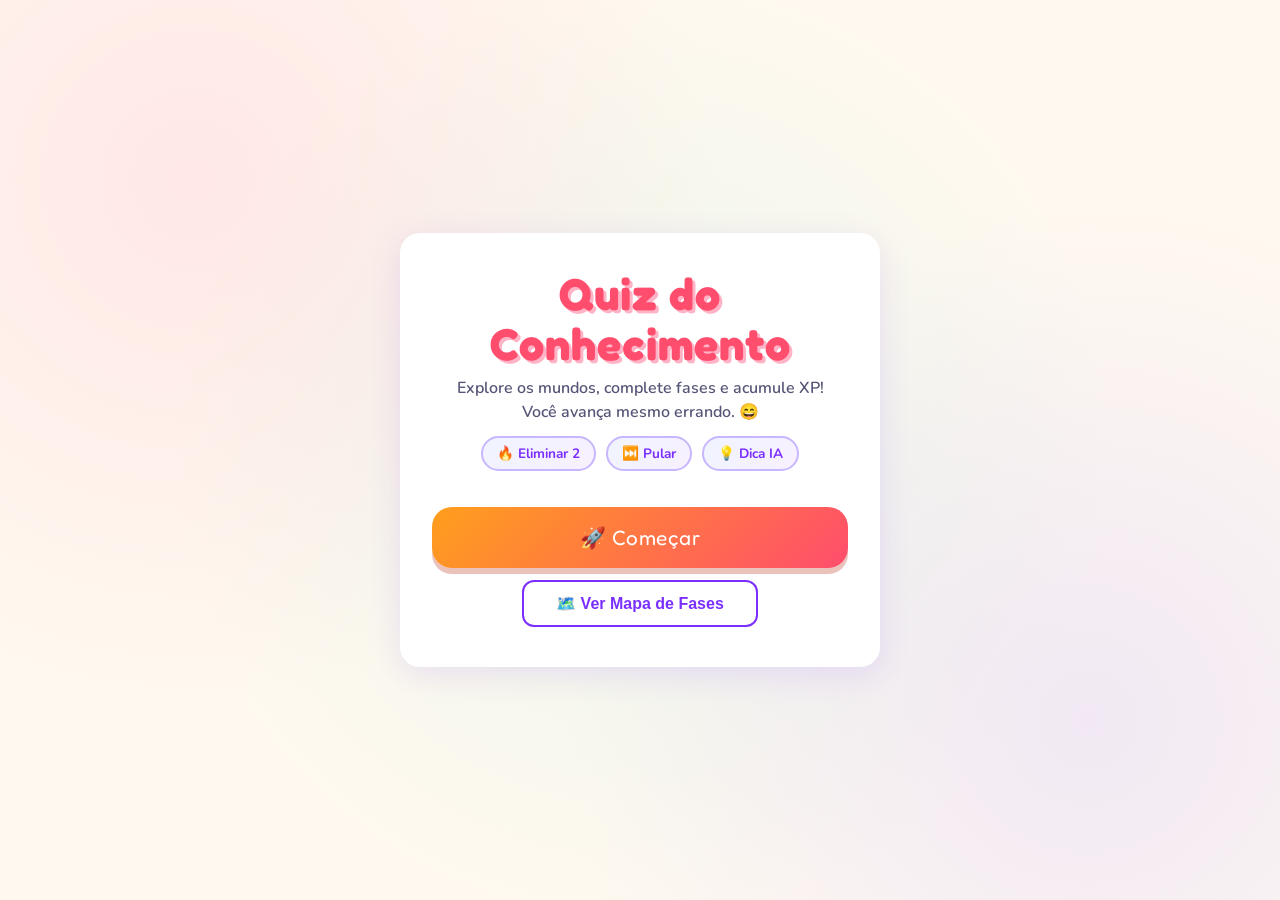
<file: index.html>
<!DOCTYPE html>
<html lang="pt-BR">
<head>
<meta charset="UTF-8">
<meta name="viewport" content="width=device-width, initial-scale=1.0">
<title>Quiz do Conhecimento</title>
<link rel="stylesheet" href="style.css">
</head>

<body>
<div class="container">

  <!-- ══════════════════════════════ -->
  <!-- TELA INICIAL                  -->
  <!-- ══════════════════════════════ -->
  <div id="startScreen">
    <h1>Quiz do Conhecimento</h1>
    <p class="start-description">
      Explore os mundos, complete fases e acumule XP!<br>
      Você avança mesmo errando. 😄
    </p>

    <div class="ajudas-preview">
      <span class="ajuda-chip">🔥 Eliminar 2</span>
      <span class="ajuda-chip">⏭️ Pular</span>
      <span class="ajuda-chip">💡 Dica IA</span>
    </div>

    <div class="start-buttons">
      <button class="main-btn" onclick="startGame()">🚀 Começar</button>
      <button class="map-btn" onclick="window.location.href='mapa.html'">🗺️ Ver Mapa de Fases</button>
    </div>
  </div>

  <!-- ══════════════════════════════ -->
  <!-- TELA DO JOGO                  -->
  <!-- ══════════════════════════════ -->
  <div id="gameScreen" style="display:none">

    <!-- Badge da fase atual -->
    <div id="faseBadge" class="fase-badge" style="display:none"></div>

    <!-- XP atual -->
    <div id="score">⭐ XP: 0</div>

    <!-- Placar acertos/erros -->
    <div class="scoreboard">
      <div class="score-card acertos" id="cardAcertos">
        <span class="icon">✅</span>
        <div class="score-card-inner">
          <span class="label">Acertos</span>
          <span class="count" id="countAcertos">0</span>
        </div>
      </div>
      <div class="score-card erros" id="cardErros">
        <span class="icon">❌</span>
        <div class="score-card-inner">
          <span class="label">Erros</span>
          <span class="count" id="countErros">0</span>
        </div>
      </div>
    </div>

    <!-- Barra de progresso -->
    <div class="progress-wrapper">
      <div class="progress-header">
        <span id="progress">Pergunta 1 de 5</span>
        <span id="progressPct" style="font-size:0.85rem;font-weight:700;color:var(--cor-roxo)">0%</span>
      </div>
      <div class="progress-bar-track">
        <div class="progress-bar-fill" id="progressBar"></div>
      </div>
    </div>

    <!-- XP disponível nesta pergunta -->
    <div class="xp-disponivel">Esta pergunta vale: <strong id="xpPergunta">+50 XP</strong></div>

    <!-- Pergunta -->
    <h2 id="question"></h2>

    <!-- Respostas -->
    <div id="answers"></div>

    <!-- Caixa da dica -->
    <div id="dicaBox"></div>

    <!-- Ajudas -->
    <div class="ajudas-section">
      <div class="ajudas-label">⚡ Ajudas — 1 uso cada</div>
      <div class="ajudas-row">
        <button class="ajuda-btn" id="ajuda-eliminar" onclick="usarEliminar()" title="Elimina 2 respostas erradas">
          <span class="ajuda-icon">🔥</span>
          <span class="ajuda-nome">Eliminar 2</span>
        </button>
        <button class="ajuda-btn" id="ajuda-pular" onclick="usarPular()" title="Pula sem contar erro">
          <span class="ajuda-icon">⏭️</span>
          <span class="ajuda-nome">Pular</span>
        </button>
        <button class="ajuda-btn" id="ajuda-dica" onclick="usarDica()" title="Gera uma dica">
          <span class="ajuda-icon">💡</span>
          <span class="ajuda-nome">Dica IA</span>
        </button>
      </div>
    </div>

    <!-- Botão próxima -->
    <button id="nextBtn" onclick="nextQuestion()">Próxima ➜</button>

  </div>

  <!-- ══════════════════════════════ -->
  <!-- TELA FINAL                    -->
  <!-- ══════════════════════════════ -->
  <div id="endScreen" style="display:none">

    <h1 id="finalMessage"></h1>

    <!-- Estrelas da fase -->
    <div id="finalEstrelas" style="display:flex;justify-content:center;gap:0.5rem;margin:0.5rem 0 1rem;"></div>

    <div class="result-summary">
      <div class="result-card acertos">
        <span class="r-icon">✅</span>
        <span class="r-count" id="finalAcertos">0</span>
        <span class="r-label">Acertos</span>
      </div>
      <div class="result-card erros">
        <span class="r-icon">❌</span>
        <span class="r-count" id="finalErros">0</span>
        <span class="r-label">Erros</span>
      </div>
      <div class="result-card ajudas">
        <span class="r-icon">🃏</span>
        <span class="r-count" id="finalAjudas">0</span>
        <span class="r-label">Ajudas</span>
      </div>
    </div>

    <p id="finalXP" style="font-size:1.6rem;font-weight:800;margin:0.5rem 0;"></p>
    <p id="finalNivel" style="font-size:1.1rem;font-weight:600;margin:0.25rem 0;"></p>
    <p class="performance-msg" id="performanceMsg"></p>

    <div class="end-buttons">
      <button class="main-btn" onclick="restartGame()">🔄 Jogar novamente</button>
      <button class="map-btn" id="btnVoltarMapa" onclick="voltarMapa()" style="display:none">🗺️ Voltar ao Mapa</button>
    </div>

  </div>

</div>

<script src="script.js"></script>
</body>
</html>
</file>
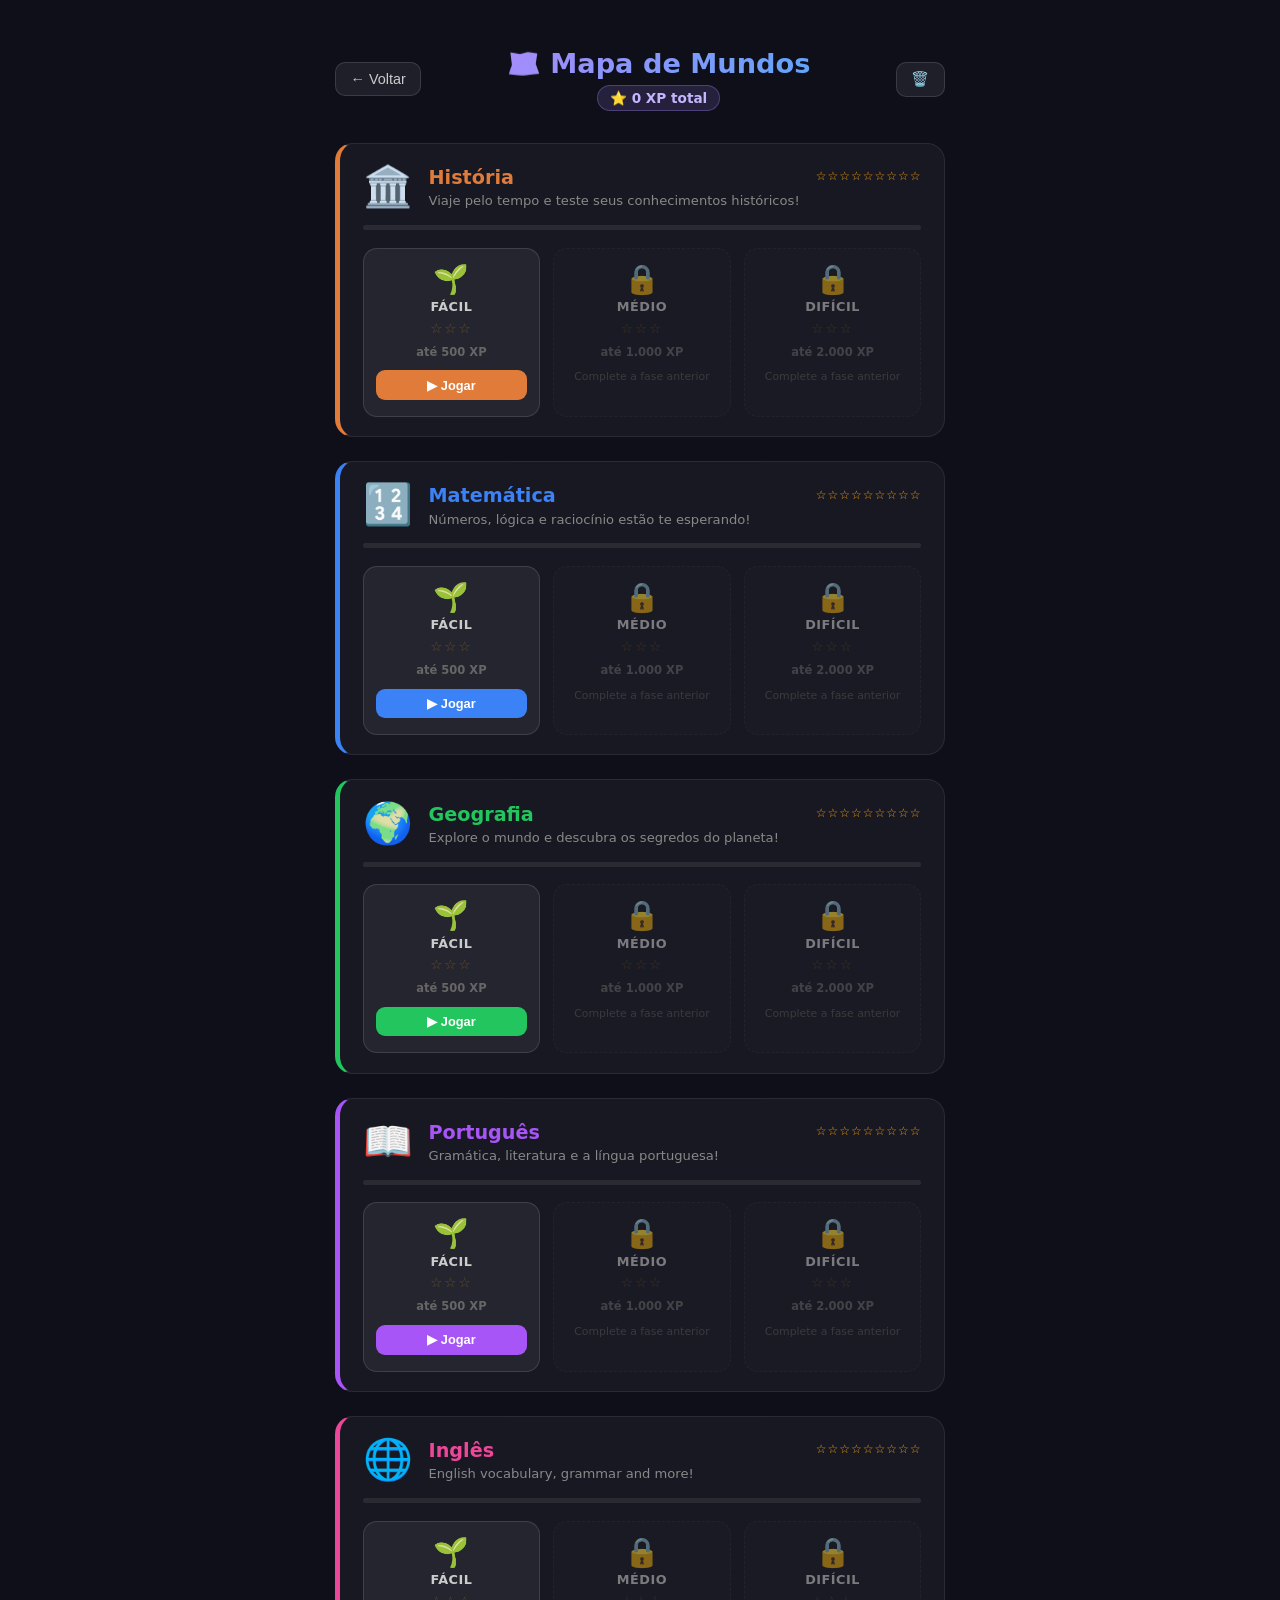
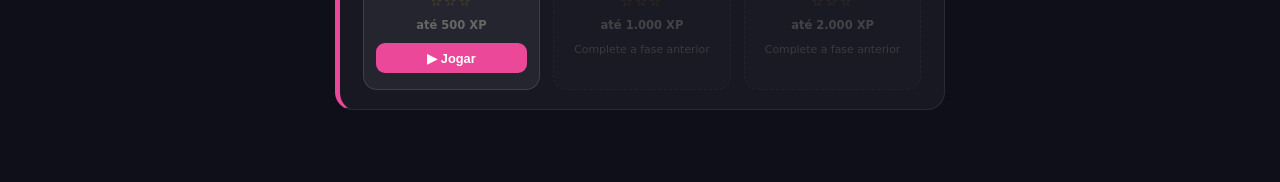
<file: mapa.html>
<!DOCTYPE html>
<html lang="pt-BR">
<head>
<meta charset="UTF-8">
<meta name="viewport" content="width=device-width, initial-scale=1.0">
<title>Quiz — Mapa de Fases</title>
<link rel="stylesheet" href="style.css">
<link rel="stylesheet" href="mapa.css">
</head>
<body>
<div class="mapa-container">

  <!-- Header -->
  <div class="mapa-header">
    <button class="btn-voltar" onclick="window.location.href='index.html'">← Voltar</button>
    <div class="mapa-header-center">
      <h1 class="mapa-titulo">🗺️ Mapa de Mundos</h1>
      <div class="xp-total-badge">⭐ <span id="xpTotalGlobal">0</span> XP total</div>
    </div>
    <button class="btn-reset" onclick="resetProgress()" title="Resetar progresso">🗑️</button>
  </div>

  <!-- Mundos -->
  <div id="mundosContainer" class="mundos-container"></div>

</div>

<script src="mapa.js"></script>
</body>
</html>
</file>
<file: style.css>
/* ===== GOOGLE FONTS ===== */
@import url('https://fonts.googleapis.com/css2?family=Fredoka+One&family=Nunito:wght@400;600;700;800&display=swap');

/* ===== VARIÁVEIS ===== */
:root {
  --cor-fundo: #fff9f0;
  --cor-primaria: #ff4d6d;
  --cor-secundaria: #ff9f1c;
  --cor-terciaria: #2ec4b6;
  --cor-roxo: #7b2fff;
  --cor-verde: #06d6a0;
  --cor-texto: #1a1a2e;
  --cor-texto-claro: #555577;
  --sombra: 0 6px 0px rgba(0,0,0,0.15);
  --raio: 20px;
}

*, *::before, *::after { box-sizing: border-box; margin: 0; padding: 0; }

body {
  font-family: 'Nunito', sans-serif;
  background-color: var(--cor-fundo);
  background-image:
    radial-gradient(circle at 15% 20%, #ffb3c640 0%, transparent 40%),
    radial-gradient(circle at 85% 80%, #c8b6ff40 0%, transparent 40%),
    radial-gradient(circle at 50% 50%, #b5ead740 0%, transparent 60%);
  min-height: 100vh;
  display: flex;
  justify-content: center;
  align-items: flex-start;
  padding: 16px;
}

.container {
  background: #ffffff;
  border-radius: var(--raio);
  width: 100%;
  max-width: 480px;
  padding: 24px 20px 32px;
  box-shadow: 0 8px 32px rgba(123, 47, 255, 0.12);
  text-align: center;
  margin: auto;
}

/* ===== TELA INICIAL ===== */
#startScreen h1 {
  font-family: 'Fredoka One', cursive;
  font-size: clamp(2rem, 10vw, 2.8rem);
  color: var(--cor-primaria);
  line-height: 1.1;
  margin-bottom: 8px;
  text-shadow: 3px 3px 0px #ffb3c6;
  letter-spacing: 1px;
}

.start-description {
  color: var(--cor-texto-claro);
  font-size: 1rem;
  font-weight: 600;
  margin-bottom: 12px;
  line-height: 1.5;
}

/* Preview das ajudas na tela inicial */
.ajudas-preview {
  display: flex;
  justify-content: center;
  gap: 10px;
  margin-bottom: 24px;
  flex-wrap: wrap;
}

.ajuda-chip {
  background: linear-gradient(135deg, #f0f4ff, #f8f0ff);
  border: 2px solid #c8b6ff;
  border-radius: 50px;
  padding: 6px 14px;
  font-size: 0.85rem;
  font-weight: 700;
  color: var(--cor-roxo);
  display: flex;
  align-items: center;
  gap: 5px;
}

/* ===== BARRA DE PROGRESSO ===== */
.progress-wrapper { margin-bottom: 16px; }

.progress-header {
  display: flex;
  justify-content: space-between;
  align-items: center;
  margin-bottom: 8px;
}

#progress {
  font-size: 0.85rem;
  font-weight: 700;
  color: var(--cor-texto-claro);
  text-transform: uppercase;
  letter-spacing: 1px;
}

.progress-bar-track {
  width: 100%;
  height: 12px;
  background: #f0e8ff;
  border-radius: 50px;
  overflow: hidden;
  box-shadow: inset 0 2px 4px rgba(0,0,0,0.08);
}

.progress-bar-fill {
  height: 100%;
  width: 0%;
  border-radius: 50px;
  background: linear-gradient(90deg, var(--cor-roxo), var(--cor-primaria));
  transition: width 0.6s cubic-bezier(0.4, 0, 0.2, 1);
  position: relative;
  overflow: hidden;
}

.progress-bar-fill::after {
  content: '';
  position: absolute;
  top: 0; left: -100%;
  width: 100%; height: 100%;
  background: linear-gradient(90deg, transparent, rgba(255,255,255,0.4), transparent);
  animation: shimmer 1.5s infinite;
}

@keyframes shimmer {
  0% { left: -100%; }
  100% { left: 100%; }
}

/* ===== PLACAR ===== */
.scoreboard {
  display: flex;
  gap: 10px;
  margin-bottom: 16px;
  justify-content: center;
}

.score-card {
  flex: 1;
  padding: 10px 12px;
  border-radius: 14px;
  display: flex;
  align-items: center;
  justify-content: center;
  gap: 8px;
  font-family: 'Fredoka One', cursive;
  font-size: 1.1rem;
  transition: transform 0.2s ease;
}

.score-card.acertos { background: linear-gradient(135deg, #d4fce8, #b8f5d6); border: 2px solid #06d6a090; color: #065f46; }
.score-card.erros   { background: linear-gradient(135deg, #ffe4e4, #ffc8c8); border: 2px solid #ff4d6d90; color: #9b1c1c; }

.score-card .icon  { font-size: 1.2rem; }
.score-card .label { font-size: 0.7rem; font-family: 'Nunito', sans-serif; font-weight: 800; text-transform: uppercase; letter-spacing: 0.5px; opacity: 0.8; }
.score-card .count { font-size: 1.4rem; line-height: 1; }
.score-card-inner  { display: flex; flex-direction: column; align-items: flex-start; }

.score-card.bump { animation: bump 0.3s ease; }

@keyframes bump {
  0%   { transform: scale(1); }
  50%  { transform: scale(1.12); }
  100% { transform: scale(1); }
}

/* ===== PONTOS ===== */
#score {
  font-family: 'Fredoka One', cursive;
  font-size: 1.2rem;
  color: #fff;
  background: linear-gradient(135deg, var(--cor-roxo), var(--cor-primaria));
  padding: 8px 20px;
  border-radius: 50px;
  display: inline-block;
  margin-bottom: 14px;
  box-shadow: var(--sombra);
  letter-spacing: 0.5px;
}

/* ===== PERGUNTA ===== */
#question {
  font-family: 'Fredoka One', cursive;
  font-size: clamp(1.15rem, 5vw, 1.45rem);
  color: var(--cor-texto);
  background: linear-gradient(135deg, #fff9f0, #fff0fa);
  border: 3px solid #ffd6e7;
  border-radius: var(--raio);
  padding: 20px 18px;
  margin-bottom: 18px;
  line-height: 1.4;
  min-height: 90px;
  display: flex;
  align-items: center;
  justify-content: center;
  transition: border-color 0.3s, background 0.3s;
}

#question.correct-q { border-color: var(--cor-verde); background: linear-gradient(135deg, #f0fff8, #e0fff4); }
#question.wrong-q   { border-color: var(--cor-primaria); background: linear-gradient(135deg, #fff5f5, #ffe8e8); }
#question.pulada-q  { border-color: var(--cor-secundaria); background: linear-gradient(135deg, #fffbf0, #fff3e0); }

/* ===== RESPOSTAS ===== */
#answers { display: flex; flex-direction: column; gap: 10px; }

#answers button {
  width: 100%;
  padding: 15px 20px;
  border: 3px solid #c8b6ff;
  border-radius: var(--raio);
  background: linear-gradient(135deg, #f0f4ff, #f8f0ff);
  font-family: 'Nunito', sans-serif;
  font-size: clamp(0.95rem, 4vw, 1.05rem);
  font-weight: 800;
  color: var(--cor-roxo);
  cursor: pointer;
  text-align: left;
  box-shadow: 0 4px 0px #c8b6ff;
  transition: transform 0.15s ease, box-shadow 0.15s ease, background 0.15s ease, opacity 0.3s ease;
  line-height: 1.3;
  min-height: 54px;
  -webkit-tap-highlight-color: transparent;
}

#answers button:hover:not(:disabled) { transform: translateY(-2px); box-shadow: 0 6px 0px #c8b6ff; background: linear-gradient(135deg, #e8edff, #f0e6ff); }
#answers button:active:not(:disabled) { transform: translateY(2px); box-shadow: 0 2px 0px #c8b6ff; }
#answers button:disabled { cursor: default; }

.correct { background: linear-gradient(135deg, #d4fce8, #b8f5d6) !important; border-color: var(--cor-verde) !important; color: #065f46 !important; box-shadow: 0 4px 0px #06d6a090 !important; }
.wrong   { background: linear-gradient(135deg, #ffe4e4, #ffc8c8) !important; border-color: var(--cor-primaria) !important; color: #9b1c1c !important; box-shadow: 0 4px 0px #ff4d6d90 !important; }

/* Botão eliminado pela ajuda */
.eliminada {
  opacity: 0.28 !important;
  text-decoration: line-through !important;
  transform: none !important;
  box-shadow: none !important;
  background: #f5f5f5 !important;
  border-color: #ddd !important;
  color: #aaa !important;
  cursor: not-allowed !important;
}

/* ===== CAIXA DE DICA ===== */
#dicaBox {
  display: none;
  background: linear-gradient(135deg, #fffde7, #fff9c4);
  border: 2px solid #fdd835;
  border-radius: 14px;
  padding: 12px 16px;
  margin-top: 12px;
  font-size: 0.95rem;
  font-weight: 700;
  color: #5f4000;
  text-align: left;
  line-height: 1.5;
  animation: fadeSlideIn 0.3s ease;
}

@keyframes fadeSlideIn {
  from { opacity: 0; transform: translateY(-8px); }
  to   { opacity: 1; transform: translateY(0); }
}

/* ===== SEÇÃO DE AJUDAS ===== */
.ajudas-section {
  margin-bottom: 14px;
}

.ajudas-label {
  font-size: 0.75rem;
  font-weight: 800;
  text-transform: uppercase;
  letter-spacing: 1px;
  color: var(--cor-texto-claro);
  margin-bottom: 8px;
}

.ajudas-row {
  display: flex;
  gap: 8px;
  justify-content: center;
}

.ajuda-btn {
  flex: 1;
  padding: 10px 8px;
  border: none;
  border-radius: 14px;
  font-family: 'Nunito', sans-serif;
  font-size: 0.8rem;
  font-weight: 800;
  cursor: pointer;
  display: flex;
  flex-direction: column;
  align-items: center;
  gap: 3px;
  transition: transform 0.15s ease, box-shadow 0.15s ease, opacity 0.3s ease;
  -webkit-tap-highlight-color: transparent;
  line-height: 1.2;
}

.ajuda-btn .ajuda-icon { font-size: 1.3rem; }
.ajuda-btn .ajuda-nome { font-size: 0.72rem; }

/* Cores individuais */
#ajuda-eliminar {
  background: linear-gradient(135deg, #ffecd2, #fcb69f);
  color: #7f2600;
  box-shadow: 0 4px 0px #e07040;
}
#ajuda-eliminar:hover:not(:disabled) { transform: translateY(-2px); box-shadow: 0 6px 0px #e07040; }

#ajuda-pular {
  background: linear-gradient(135deg, #d4f8ff, #a8edff);
  color: #003f5c;
  box-shadow: 0 4px 0px #40b4d0;
}
#ajuda-pular:hover:not(:disabled) { transform: translateY(-2px); box-shadow: 0 6px 0px #40b4d0; }

#ajuda-dica {
  background: linear-gradient(135deg, #fffde7, #fff176);
  color: #5f4000;
  box-shadow: 0 4px 0px #d4a000;
}
#ajuda-dica:hover:not(:disabled) { transform: translateY(-2px); box-shadow: 0 6px 0px #d4a000; }

/* Estado: ajuda usada */
.ajuda-usada {
  opacity: 0.32 !important;
  cursor: not-allowed !important;
  transform: none !important;
  box-shadow: none !important;
  filter: grayscale(60%);
}

/* ===== BOTÃO PRÓXIMA ===== */
#nextBtn {
  display: none;
  width: 100%;
  padding: 16px;
  margin-top: 14px;
  border: none;
  border-radius: var(--raio);
  background: linear-gradient(135deg, var(--cor-secundaria), var(--cor-primaria));
  font-family: 'Fredoka One', cursive;
  font-size: clamp(1.1rem, 5vw, 1.25rem);
  color: #fff;
  cursor: pointer;
  box-shadow: 0 6px 0px #c0392b50;
  transition: transform 0.15s ease, box-shadow 0.15s ease;
  letter-spacing: 0.5px;
  -webkit-tap-highlight-color: transparent;
}

#nextBtn:hover  { transform: translateY(-3px); box-shadow: 0 9px 0px #c0392b50; }
#nextBtn:active { transform: translateY(3px);  box-shadow: 0 3px 0px #c0392b50; }

/* ===== BOTÃO PRINCIPAL ===== */
.main-btn {
  width: 100%;
  padding: 18px;
  margin: 12px 0 0;
  border: none;
  border-radius: var(--raio);
  background: linear-gradient(135deg, var(--cor-secundaria), var(--cor-primaria));
  font-family: 'Fredoka One', cursive;
  font-size: clamp(1.1rem, 5vw, 1.3rem);
  color: #fff;
  cursor: pointer;
  box-shadow: 0 6px 0px #c0392b50;
  transition: transform 0.15s ease, box-shadow 0.15s ease;
  letter-spacing: 0.5px;
  -webkit-tap-highlight-color: transparent;
}

.main-btn:hover  { transform: translateY(-3px); box-shadow: 0 9px 0px #c0392b50; }
.main-btn:active { transform: translateY(3px);  box-shadow: 0 3px 0px #c0392b50; }

/* ===== TELA FINAL ===== */
#endScreen h1 {
  font-family: 'Fredoka One', cursive;
  font-size: clamp(1.8rem, 8vw, 2.4rem);
  color: var(--cor-roxo);
  margin-bottom: 12px;
  text-shadow: 2px 2px 0px #c8b6ff;
}

.result-summary {
  display: flex;
  gap: 10px;
  margin: 16px 0 10px;
  justify-content: center;
}

.result-card {
  flex: 1;
  padding: 14px 10px;
  border-radius: 16px;
  display: flex;
  flex-direction: column;
  align-items: center;
  gap: 4px;
}

.result-card.acertos { background: linear-gradient(135deg, #d4fce8, #b8f5d6); border: 2px solid #06d6a090; color: #065f46; }
.result-card.erros   { background: linear-gradient(135deg, #ffe4e4, #ffc8c8); border: 2px solid #ff4d6d90; color: #9b1c1c; }
.result-card.ajudas  { background: linear-gradient(135deg, #f0f4ff, #f8f0ff); border: 2px solid #c8b6ff; color: var(--cor-roxo); }

.result-card .r-icon  { font-size: 1.6rem; }
.result-card .r-count { font-family: 'Fredoka One', cursive; font-size: 1.8rem; line-height: 1; }
.result-card .r-label { font-size: 0.72rem; font-weight: 800; text-transform: uppercase; letter-spacing: 0.5px; opacity: 0.8; }

#finalScore {
  font-size: 1.2rem;
  font-weight: 800;
  color: var(--cor-secundaria);
  margin-bottom: 6px;
}

.performance-msg {
  font-size: 0.95rem;
  font-weight: 700;
  color: var(--cor-texto-claro);
  margin-bottom: 4px;
}

/* ===== RESPONSIVO ===== */
@media (min-width: 480px) {
  body { align-items: center; padding: 24px; }
  .container { padding: 36px 32px 40px; }
  #answers button { min-height: 58px; }
  .ajuda-btn { padding: 12px 10px; }
  .ajuda-btn .ajuda-icon { font-size: 1.5rem; }
}

/* ═══════════════════════════════════════════════════════════
   ADIÇÕES AO style.css — Sistema de Fases
   Cole estes estilos no FINAL do seu style.css existente
═══════════════════════════════════════════════════════════ */

/* Badge da fase no topo do jogo */
.fase-badge {
  text-align: center;
  font-size: 0.78rem;
  font-weight: 700;
  letter-spacing: 0.5px;
  text-transform: uppercase;
  color: var(--cor-roxo, #7c3aed);
  background: rgba(124,58,237,0.1);
  border: 1px solid rgba(124,58,237,0.25);
  border-radius: 99px;
  padding: 0.3rem 1rem;
  margin-bottom: 0.5rem;
}

/* XP disponível por pergunta */
.xp-disponivel {
  text-align: center;
  font-size: 0.82rem;
  color: #888;
  margin-bottom: 0.75rem;
}
.xp-disponivel strong {
  color: #f59e0b;
}

/* Popup flutuante de XP ganho */
.xp-popup {
  position: fixed;
  top: 30%;
  left: 50%;
  transform: translateX(-50%);
  background: #22c55e;
  color: #fff;
  font-weight: 800;
  font-size: 1.3rem;
  padding: 0.5rem 1.4rem;
  border-radius: 99px;
  box-shadow: 0 4px 20px rgba(34,197,94,0.4);
  animation: xpFadeUp 1.2s ease forwards;
  pointer-events: none;
  z-index: 999;
}

@keyframes xpFadeUp {
  0%   { opacity: 1; transform: translateX(-50%) translateY(0); }
  100% { opacity: 0; transform: translateX(-50%) translateY(-60px); }
}

/* Botões agrupados na tela inicial e final */
.start-buttons,
.end-buttons {
  display: flex;
  flex-direction: column;
  gap: 0.75rem;
  align-items: center;
  margin-top: 1rem;
}

/* Botão secundário (mapa) */
.map-btn {
  background: transparent;
  border: 2px solid var(--cor-roxo, #7c3aed);
  color: var(--cor-roxo, #7c3aed);
  border-radius: 12px;
  padding: 0.75rem 2rem;
  font-size: 1rem;
  font-weight: 700;
  cursor: pointer;
  transition: background 0.2s, color 0.2s;
}
.map-btn:hover {
  background: var(--cor-roxo, #7c3aed);
  color: #fff;
}
</file>
<file: mapa.css>
/* ── Reset & base ────────────────────────────────────────────────────── */
*, *::before, *::after { box-sizing: border-box; margin: 0; padding: 0; }

body {
  font-family: 'Segoe UI', system-ui, sans-serif;
  background: #0f0f1a;
  min-height: 100vh;
  color: #f0f0f0;
}

/* ── Container ───────────────────────────────────────────────────────── */
.mapa-container {
  max-width: 860px;
  margin: 0 auto;
  padding: 1.5rem 1rem 3rem;
}

/* ── Header ──────────────────────────────────────────────────────────── */
.mapa-header {
  display: flex;
  align-items: center;
  justify-content: space-between;
  margin-bottom: 2rem;
}

.mapa-header-center {
  text-align: center;
}

.mapa-titulo {
  font-size: 1.7rem;
  font-weight: 800;
  background: linear-gradient(135deg, #a78bfa, #60a5fa);
  -webkit-background-clip: text;
  -webkit-text-fill-color: transparent;
  background-clip: text;
}

.xp-total-badge {
  display: inline-block;
  background: rgba(167,139,250,0.15);
  border: 1px solid rgba(167,139,250,0.3);
  color: #c4b5fd;
  font-size: 0.85rem;
  font-weight: 700;
  padding: 0.25rem 0.75rem;
  border-radius: 99px;
  margin-top: 0.3rem;
}

.btn-voltar, .btn-reset {
  background: rgba(255,255,255,0.07);
  border: 1px solid rgba(255,255,255,0.12);
  color: #ccc;
  border-radius: 10px;
  padding: 0.5rem 0.9rem;
  font-size: 0.9rem;
  cursor: pointer;
  transition: background 0.2s;
}
.btn-voltar:hover, .btn-reset:hover { background: rgba(255,255,255,0.13); }

/* ── Mundo card ──────────────────────────────────────────────────────── */
.mundos-container {
  display: flex;
  flex-direction: column;
  gap: 1.5rem;
}

.mundo-card {
  background: rgba(255,255,255,0.04);
  border: 1px solid rgba(255,255,255,0.08);
  border-left: 5px solid var(--cor-mundo);
  border-radius: 18px;
  padding: 1.4rem 1.4rem 1.2rem;
  transition: transform 0.2s;
}
.mundo-card:hover { transform: translateY(-2px); }

.mundo-header {
  display: flex;
  align-items: flex-start;
  gap: 1rem;
  margin-bottom: 0.9rem;
}

.mundo-emoji {
  font-size: 2.5rem;
  flex-shrink: 0;
  line-height: 1;
}

.mundo-info { flex: 1; }

.mundo-nome {
  font-size: 1.2rem;
  font-weight: 800;
  color: var(--cor-mundo);
  margin-bottom: 0.2rem;
}

.mundo-descricao {
  font-size: 0.82rem;
  color: #888;
  line-height: 1.4;
}

.mundo-estrelas-total {
  font-size: 0.75rem;
  letter-spacing: 1px;
  color: #f59e0b;
  flex-shrink: 0;
  text-align: right;
  padding-top: 0.2rem;
}

/* Barra de progresso do mundo */
.mundo-progresso-bar-wrap {
  height: 5px;
  background: rgba(255,255,255,0.08);
  border-radius: 99px;
  margin-bottom: 1.1rem;
  overflow: hidden;
}
.mundo-progresso-bar {
  height: 100%;
  background: var(--cor-mundo);
  border-radius: 99px;
  transition: width 0.5s ease;
}

/* ── Fases row ───────────────────────────────────────────────────────── */
.fases-row {
  display: grid;
  grid-template-columns: repeat(3, 1fr);
  gap: 0.8rem;
}

/* ── Fase card ───────────────────────────────────────────────────────── */
.fase-card {
  border-radius: 14px;
  padding: 1rem 0.75rem;
  display: flex;
  flex-direction: column;
  align-items: center;
  gap: 0.35rem;
  text-align: center;
  transition: transform 0.2s, box-shadow 0.2s;
}

.fase-disponivel {
  background: rgba(255,255,255,0.06);
  border: 1px solid rgba(255,255,255,0.12);
}
.fase-disponivel:hover { transform: translateY(-3px); box-shadow: 0 8px 24px rgba(0,0,0,0.3); }

.fase-concluida {
  background: rgba(255,255,255,0.05);
  border: 1px solid rgba(255,255,255,0.1);
}
.fase-concluida:hover { transform: translateY(-3px); }

.fase-bloqueada {
  background: rgba(255,255,255,0.02);
  border: 1px dashed rgba(255,255,255,0.07);
  opacity: 0.55;
  cursor: not-allowed;
}

.fase-icon { font-size: 1.8rem; line-height: 1; }

.fase-nome {
  font-size: 0.8rem;
  font-weight: 700;
  color: #ccc;
  text-transform: uppercase;
  letter-spacing: 0.5px;
}

.fase-estrelas {
  font-size: 0.85rem;
  letter-spacing: 2px;
  color: #f59e0b;
  min-height: 1.2rem;
}
.estrela { opacity: 0.3; }
.estrela.on { opacity: 1; }

.fase-xp {
  font-size: 0.72rem;
  color: #666;
  font-weight: 600;
}

.fase-btn {
  margin-top: 0.4rem;
  background: var(--cor-mundo, #7c3aed);
  color: #fff;
  border: none;
  border-radius: 9px;
  padding: 0.45rem 1rem;
  font-size: 0.8rem;
  font-weight: 700;
  cursor: pointer;
  transition: opacity 0.2s, transform 0.15s;
  width: 100%;
}
.fase-btn:hover { opacity: 0.85; transform: scale(1.04); }

.fase-lock-msg {
  font-size: 0.68rem;
  color: #555;
  margin-top: 0.4rem;
  line-height: 1.3;
}

/* ── Responsive ──────────────────────────────────────────────────────── */
@media (max-width: 500px) {
  .fases-row { grid-template-columns: repeat(3, 1fr); gap: 0.5rem; }
  .fase-card { padding: 0.75rem 0.4rem; }
  .fase-btn { font-size: 0.7rem; padding: 0.4rem 0.5rem; }
  .mundo-estrelas-total { display: none; }
}
</file>
